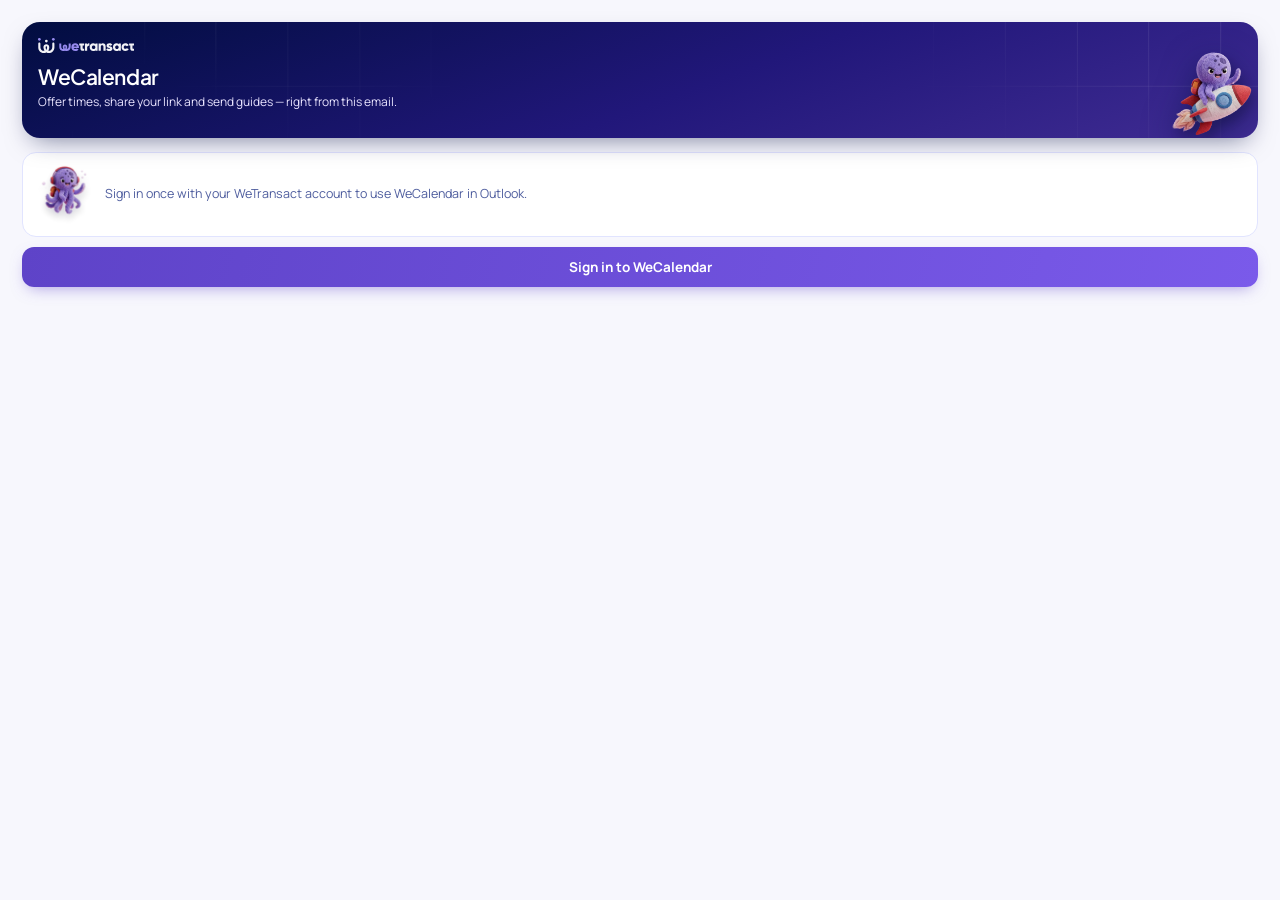
<file: outlook.html>
<!DOCTYPE html>
<html lang="en">
<head>
<meta charset="UTF-8">
<meta name="viewport" content="width=device-width, initial-scale=1.0">
<title>WeCalendar</title>
<script src="https://appsforoffice.microsoft.com/lib/1/hosted/office.js"></script>
<script src="wecal-config.js"></script>
<link rel="stylesheet" href="wt-brand.css">
</head>
<body>
<div id="app" style="font-family:'Manrope',-apple-system,BlinkMacSystemFont,'Segoe UI',sans-serif;padding:16px;color:#021774;font-size:13px">Loading…</div>
<script>(function(){ var s = document.createElement("script"); s.src = "outlook-app.js?t=" + Date.now(); document.body.appendChild(s); })();</script>
</body>
</html>
</file>
<file: wt-brand.css>
/* WeTransact brand foundation for WeCalendar (rebrand 2026-10).
   Source: WeTransact brand design system v1.0 (Figma "WeTransact Website V02").
   Two families only: Plus Jakarta Sans for titles/numbers, Manrope for body/UI/buttons. */
@font-face{font-family:'Manrope';src:url('fonts/Manrope-VariableFont_wght.ttf') format('truetype');font-weight:200 800;font-display:swap}
@font-face{font-family:'Plus Jakarta Sans';src:url('fonts/PlusJakartaSans-VariableFont_wght.ttf') format('truetype');font-weight:200 800;font-display:swap}

:root{
  /* Purple (brand) */
  --wt-purple-100:#EBE7FF; --wt-purple-150:#C5BDFB; --wt-purple-200:#9F92F8; --wt-purple-250:#917CF6;
  --wt-purple-300:#8266F4; --wt-purple-400:#5E43C8; --wt-purple-500:#402C93;
  /* Navy (text, dark surfaces) */
  --wt-navy-100:#E1E4FF; --wt-navy-200:#9FA7CA; --wt-navy-300:#4E5D9E; --wt-navy-400:#021774; --wt-navy-500:#010D40;
  /* Accents */
  --wt-pink-100:#FDEBF7; --wt-pink-200:#F8AFE1; --wt-pink-300:#F36DC8; --wt-pink-400:#D33DA3; --wt-pink-500:#A80072;
  --wt-yellow-100:#FFF7D3; --wt-yellow-200:#FFE163; --wt-yellow-300:#FFCE00; --wt-yellow-400:#FFA800; --wt-yellow-500:#AF5D00;
  --wt-green-100:#E2F9F4; --wt-green-200:#8CE8D1; --wt-green-300:#10D0A0; --wt-green-400:#098768; --wt-green-500:#05614B;
  --wt-red-300:#FF5F85; --wt-red-600:#61062E; --wt-cyan-300:#03DEFE;
  /* Support */
  --wt-white:#FFFFFF; --wt-off-white:#F3F5FF; --wt-grey-100:#EFF0F6; --wt-grey-200:#D9DBE9; --wt-grey-400:#7A7D9C;
  --wt-outline:#D9DDE8; --wt-outline-ink:#0B1336;
  /* Gradients */
  --wt-gradient-hero:linear-gradient(180deg,#021774 0%,#402C93 45%,#8266F4 100%);
  --wt-gradient-deep:linear-gradient(180deg,#010D40 0%,#402C93 100%);
  --wt-gradient-cta:linear-gradient(105deg,#5E43C8 0%,#7A5AEA 100%);
  --wt-gradient-cta-hover:linear-gradient(105deg,#513AAD 0%,#6B4AD8 100%);
  --wt-gradient-section-light:linear-gradient(180deg,#EBE7FF 0%,#FFFFFF 100%);
  --wt-gradient-glass:linear-gradient(180deg,rgba(255,255,255,.13) 0%,rgba(255,255,255,.04) 100%);
  /* Shadows (colour-tinted, never pure black) */
  --wt-shadow-sm:0 2px 8px rgba(20,20,43,.06);
  --wt-shadow-md:0 12px 32px rgba(32,36,138,.10);
  --wt-shadow-lg:0 32px 64px rgba(11,10,51,.18);
  --wt-shadow-board:0 18px 40px rgba(31,23,89,.08);
  --wt-shadow-soft:0 16px 32px -8px rgba(12,12,13,.10);
  --wt-shadow-cta:0 10px 24px -4px rgba(94,67,200,.34);
  /* Radii ladder (web) */
  --wt-radius-sm:8px; --wt-radius-chip:10px; --wt-radius-md:12px; --wt-radius-lg:20px; --wt-radius-xl:24px; --wt-radius-2xl:30px; --wt-radius-pill:999px;
  /* Type */
  --wt-font-display:'Plus Jakarta Sans',-apple-system,BlinkMacSystemFont,'Segoe UI',sans-serif;
  --wt-font-body:'Manrope',-apple-system,BlinkMacSystemFont,'Segoe UI',sans-serif;
}
</file>
